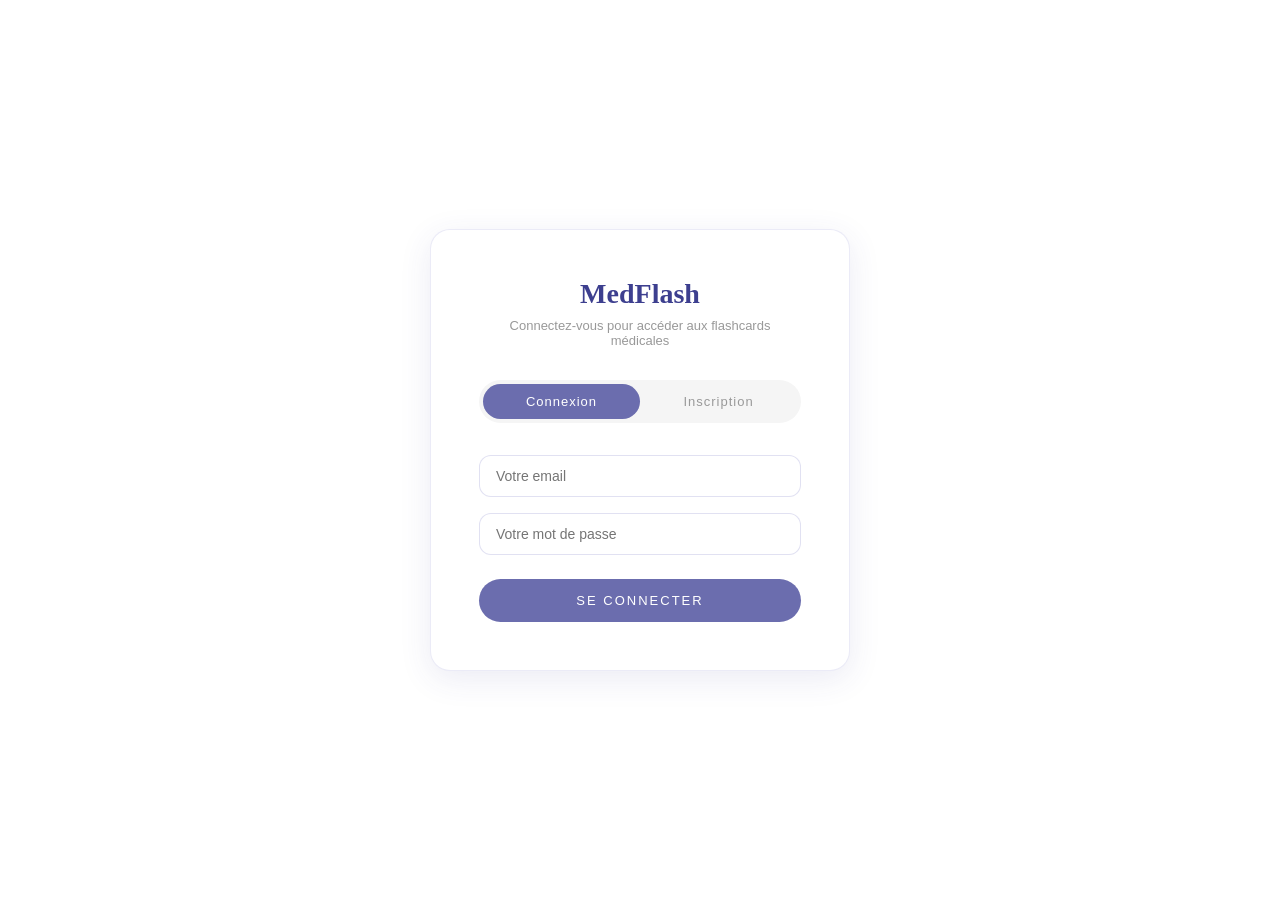
<file: flashcard.html>
<!DOCTYPE html>
<html lang="fr">
<head>
  <meta charset="UTF-8" />
  <meta name="viewport" content="width=device-width, initial-scale=1.0" />
  <title>MedFlash — Révision Médicale</title>
  <link href="https://fonts.googleapis.com/css2?family=Lora:ital,wght@0,400;0,600;1,400&family=Outfit:wght@300;400;500;600&display=swap" rel="stylesheet"/>
  <style>
    :root {
      --bg: #f5f7f9;
      --white: #ffffff;
      --teal: #1a9c8a;
      --teal-light: #e8f7f5;
      --teal-mid: #b2e0da;
      --text: #1c2b2a;
      --text-muted: #7a9490;
      --border: #e2eceb;
      --red-soft: #fde8f0;
      --red: #d4608a;
      --green-soft: #e8f7f1;
      --green: #2da870;
    }
    * { margin:0; padding:0; box-sizing:border-box; }
    body { font-family:'Outfit',sans-serif; background:var(--bg); color:var(--text); min-height:100vh; display:flex; flex-direction:column; align-items:center; }

    /* TOPBAR */
    .topbar { width:100%; background:var(--white); border-bottom:1px solid var(--border); padding:0 32px; height:62px; display:flex; align-items:center; justify-content:space-between; position:sticky; top:0; z-index:10; }
    .logo { display:flex; align-items:center; gap:10px; }
    .logo-icon { width:32px; height:32px; background:var(--teal); border-radius:10px; display:flex; align-items:center; justify-content:center; }
    .logo-icon svg { width:17px; height:17px; color:white; }
    .logo-name { font-family:'Lora',serif; font-size:18px; font-weight:600; letter-spacing:-0.02em; }
    .logo-name span { color:var(--teal); }
    .score-pill { display:flex; align-items:center; gap:6px; background:var(--teal-light); border:1px solid var(--teal-mid); color:var(--teal); font-size:13px; font-weight:600; padding:6px 14px; border-radius:100px; }

    /* MAIN */
    .main { width:100%; max-width:680px; padding:48px 24px 64px; }
    .page-header { margin-bottom:36px; }
    .page-header h1 { font-family:'Lora',serif; font-size:clamp(1.6rem,4vw,2.2rem); font-weight:600; line-height:1.2; margin-bottom:6px; letter-spacing:-0.02em; }
    .page-header p { font-size:14px; color:var(--text-muted); font-weight:300; }

    /* THEMES */
    .themes-label { font-size:11px; font-weight:600; letter-spacing:0.1em; text-transform:uppercase; color:var(--text-muted); margin-bottom:10px; }
    .themes-row { display:flex; gap:8px; flex-wrap:wrap; margin-bottom:32px; }
    .theme-btn { font-family:'Outfit',sans-serif; font-size:13px; font-weight:500; padding:7px 16px; border-radius:8px; border:1.5px solid var(--border); background:var(--white); color:var(--text-muted); cursor:pointer; transition:all .18s; }
    .theme-btn:hover { border-color:var(--teal-mid); color:var(--teal); }
    .theme-btn.active { background:var(--teal); border-color:var(--teal); color:white; }

    /* PROGRESS */
    .progress-row { display:flex; align-items:center; gap:12px; margin-bottom:24px; }
    .progress-track { flex:1; height:3px; background:var(--border); border-radius:100px; overflow:hidden; }
    .progress-fill { height:100%; background:var(--teal); border-radius:100px; transition:width .35s ease; }
    .progress-label { font-size:12px; color:var(--text-muted); font-weight:500; white-space:nowrap; }

    /* CARD */
    .card-wrap { perspective:1400px; margin-bottom:20px; cursor:pointer; }
    .card-inner { position:relative; width:100%; padding-bottom:56%; transform-style:preserve-3d; transition:transform .55s cubic-bezier(.4,0,.2,1); }
    .card-wrap.flipped .card-inner { transform:rotateY(180deg); }
    .card-side { position:absolute; inset:0; background:var(--white); border:1.5px solid var(--border); border-radius:18px; backface-visibility:hidden; display:flex; flex-direction:column; align-items:center; justify-content:center; padding:40px 48px; text-align:center; box-shadow:0 2px 16px rgba(26,156,138,.06); transition:box-shadow .2s; }
    .card-wrap:hover .card-side { box-shadow:0 6px 32px rgba(26,156,138,.1); }
    .card-back-side { transform:rotateY(180deg); background:var(--teal-light); border-color:var(--teal-mid); }
    .card-tag { font-size:10px; font-weight:600; letter-spacing:0.12em; text-transform:uppercase; padding:4px 12px; border-radius:100px; margin-bottom:22px; background:var(--teal-light); color:var(--teal); }
    .card-back-side .card-tag { background:rgba(26,156,138,.15); }
    .card-q { font-family:'Lora',serif; font-size:clamp(1rem,2.8vw,1.35rem); font-weight:400; line-height:1.5; color:var(--text); }
    .card-a { font-size:clamp(.85rem,2.2vw,.98rem); line-height:1.75; color:#2e4f4b; font-weight:300; }
    .card-a strong { font-weight:600; color:var(--teal); }
    .flip-tip { position:absolute; bottom:16px; right:20px; font-size:11px; color:var(--text-muted); display:flex; align-items:center; gap:4px; }

    /* ACTIONS */
    .actions { display:grid; grid-template-columns:1fr auto 1fr; gap:10px; margin-bottom:16px; align-items:center; }
    .act-btn { font-family:'Outfit',sans-serif; font-size:14px; font-weight:500; padding:13px 20px; border-radius:12px; cursor:pointer; display:flex; align-items:center; justify-content:center; gap:7px; transition:all .18s; border:none; }
    .act-btn.no { color:white; background:#d4608a; }
    .act-btn.no:hover { background:#c0547b; }
    .act-btn.yes { color:white; background:#2da870; }
    .act-btn.yes:hover { background:#269460; }
    .act-btn.flip { background:var(--teal); color:white; font-size:13px; padding:13px 18px; box-shadow:0 2px 12px rgba(26,156,138,.2); }
    .act-btn.flip:hover { background:#158a79; box-shadow:0 4px 20px rgba(26,156,138,.3); }
    .kb-row { text-align:center; font-size:11.5px; color:var(--text-muted); margin-top:4px; }
    .kb-row kbd { background:var(--white); border:1px solid var(--border); border-radius:5px; padding:2px 7px; font-size:11px; font-family:'Outfit',sans-serif; }

    /* RESULT */
    .result { display:none; background:var(--white); border:1.5px solid var(--border); border-radius:18px; padding:52px 40px; text-align:center; box-shadow:0 2px 20px rgba(26,156,138,.07); }
    .result.show { display:block; }
    .result-icon { width:64px; height:64px; border-radius:50%; background:var(--teal-light); display:flex; align-items:center; justify-content:center; margin:0 auto 20px; }
    .result-icon svg { width:28px; height:28px; color:var(--teal); }
    .result h2 { font-family:'Lora',serif; font-size:1.7rem; font-weight:600; margin-bottom:8px; letter-spacing:-.02em; }
    .result p { font-size:14px; color:var(--text-muted); font-weight:300; margin-bottom:32px; line-height:1.6; }
    .result-grid { display:flex; gap:16px; justify-content:center; margin-bottom:32px; }
    .result-stat { flex:1; max-width:130px; background:var(--bg); border:1px solid var(--border); border-radius:12px; padding:18px 12px; }
    .result-stat .val { font-family:'Lora',serif; font-size:2rem; font-weight:600; display:block; margin-bottom:6px; }
    .result-stat .lbl { font-size:11px; color:var(--text-muted); text-transform:uppercase; letter-spacing:.08em; font-weight:500; display:block; }
    .result-stat.g .val { color:var(--green); }
    .result-stat.b .val { color:var(--red); }
    .result-stat.n .val { color:var(--teal); }
    .restart-btn { font-family:'Outfit',sans-serif; font-size:14px; font-weight:500; padding:13px 32px; border-radius:10px; border:none; background:var(--teal); color:white; cursor:pointer; display:inline-flex; align-items:center; gap:8px; box-shadow:0 2px 12px rgba(26,156,138,.25); transition:all .18s; }
    .restart-btn:hover { background:#158a79; }

    @media(max-width:560px){
      .card-side{padding:28px 24px;}
      .card-inner{padding-bottom:75%;}
      .actions{grid-template-columns:1fr 1fr;grid-template-rows:auto auto;}
      .act-btn.flip{grid-column:1/-1;order:-1;}
    }
  </style>
</head>
<body>

<div class="topbar">
  <div class="logo">
    <div class="logo-icon">
      <svg viewBox="0 0 24 24" fill="none" stroke="currentColor" stroke-width="2.2"><path d="M22 12h-4l-3 9L9 3l-3 9H2"/></svg>
    </div>
    <span class="logo-name">Med<span>Flash</span></span>
  </div>
  <div class="score-pill">
    <svg width="13" height="13" viewBox="0 0 24 24" fill="none" stroke="currentColor" stroke-width="2.5"><polyline points="20 6 9 17 4 12"/></svg>
    <span id="scoreVal">0</span>&nbsp;maîtrisées
  </div>
</div>

<div class="main">
  <div class="page-header">
    <h1>Révision médicale</h1>
    <p>Retournez la carte pour révéler la réponse, puis évaluez votre niveau.</p>
  </div>

  <p class="themes-label">Thème</p>
  <div class="themes-row" id="themesRow"></div>

  <div class="progress-row">
    <div class="progress-track"><div class="progress-fill" id="progressFill" style="width:0%"></div></div>
    <span class="progress-label" id="progressLabel">0 / 0</span>
  </div>

  <div class="card-wrap" id="cardWrap" onclick="flipCard()">
    <div class="card-inner">
      <div class="card-side">
        <span class="card-tag">Question</span>
        <p class="card-q" id="cardQ">Chargement...</p>
        <span class="flip-tip">
          <svg width="12" height="12" viewBox="0 0 24 24" fill="none" stroke="currentColor" stroke-width="2"><path d="M1 4v6h6"/><path d="M20.49 9A9 9 0 0 0 5.64 5.64L1 10"/></svg>
          Cliquer pour retourner
        </span>
      </div>
      <div class="card-side card-back-side">
        <span class="card-tag">Réponse</span>
        <p class="card-a" id="cardA"></p>
      </div>
    </div>
  </div>

  <div class="actions" id="actions">
    <button class="act-btn no" onclick="mark(false)">
      <svg width="15" height="15" viewBox="0 0 24 24" fill="none" stroke="currentColor" stroke-width="2.5"><line x1="18" y1="6" x2="6" y2="18"/><line x1="6" y1="6" x2="18" y2="18"/></svg>
      À revoir
    </button>
    <button class="act-btn flip" onclick="flipCard()">
      <svg width="15" height="15" viewBox="0 0 24 24" fill="none" stroke="currentColor" stroke-width="2"><path d="M1 4v6h6"/><path d="M20.49 9A9 9 0 0 0 5.64 5.64L1 10m22 4l-4.64 4.36A9 9 0 0 1 3.51 15"/></svg>
      Retourner
    </button>
    <button class="act-btn yes" onclick="mark(true)">
      <svg width="15" height="15" viewBox="0 0 24 24" fill="none" stroke="currentColor" stroke-width="2.5"><polyline points="20 6 9 17 4 12"/></svg>
      Je sais !
    </button>
  </div>

  <p class="kb-row"><kbd>Espace</kbd> retourner &nbsp;·&nbsp; <kbd>→</kbd> je sais &nbsp;·&nbsp; <kbd>←</kbd> à revoir</p>

  <div class="result" id="result">
    <div class="result-icon">
      <svg viewBox="0 0 24 24" fill="none" stroke="currentColor" stroke-width="2"><path d="M22 11.08V12a10 10 0 1 1-5.93-9.14"/><polyline points="22 4 12 14.01 9 11.01"/></svg>
    </div>
    <h2 id="resultTitle">Session terminée</h2>
    <p id="resultMsg">Voici votre résultat pour cette session.</p>
    <div class="result-grid">
      <div class="result-stat g">
        <span class="val" id="rG">0</span>
        <span class="lbl">Maîtrisées</span>
      </div>
      <div class="result-stat b">
        <span class="val" id="rB">0</span>
        <span class="lbl">À revoir</span>
      </div>
      <div class="result-stat n">
        <span class="val" id="rP">0%</span>
        <span class="lbl">Score</span>
      </div>
    </div>
    <button class="restart-btn" onclick="restart()">
      <svg width="15" height="15" viewBox="0 0 24 24" fill="none" stroke="currentColor" stroke-width="2.5"><path d="M1 4v6h6"/><path d="M20.49 9A9 9 0 0 0 5.64 5.64L1 10"/></svg>
      Recommencer
    </button>
  </div>
</div>

<script>
const DATA = {
  "Anatomie": [
    {q:"Quel est le rôle principal du foie ?",a:"<strong>Métabolisme</strong> des glucides, lipides et protéines. Détoxification du sang, synthèse des protéines plasmatiques et production de la bile."},
    {q:"Quelles sont les 4 cavités du cœur ?",a:"<strong>Oreillette droite</strong> et <strong>oreillette gauche</strong> (réception), <strong>ventricule droit</strong> (vers poumons), <strong>ventricule gauche</strong> (vers corps)."},
    {q:"Qu'est-ce que le néphron ?",a:"Unité fonctionnelle du <strong>rein</strong>. Filtre ~180 L de sang/jour, réabsorbe eau et nutriments, élimine les déchets dans l'urine."},
    {q:"Qu'est-ce que la barrière hémato-encéphalique ?",a:"Barrière sélective des capillaires cérébraux. <strong>Protège le SNC</strong> des agents pathogènes et des molécules toxiques."},
    {q:"Rôle du pancréas exocrine ?",a:"Sécrétion du <strong>suc pancréatique</strong> (amylase, lipase, trypsine) déversé dans le duodénum pour la digestion."},
  ],
  "Pharmacologie": [
    {q:"Différence agoniste / antagoniste ?",a:"<strong>Agoniste</strong> : active le récepteur (mime le ligand naturel). <strong>Antagoniste</strong> : bloque le récepteur sans l'activer."},
    {q:"Qu'est-ce que la demi-vie d'un médicament ?",a:"Temps nécessaire pour que la <strong>concentration plasmatique</strong> diminue de moitié. Détermine la fréquence d'administration."},
    {q:"Pharmacocinétique vs pharmacodynamique ?",a:"<strong>Pharmacocinétique</strong> : ce que le corps fait au médicament (ADME). <strong>Pharmacodynamique</strong> : ce que le médicament fait au corps."},
    {q:"Rôle du cytochrome P450 ?",a:"Enzymes hépatiques du <strong>métabolisme de phase I</strong>. Oxydent, réduisent ou hydrolysent les médicaments pour leur élimination."},
    {q:"Effet indésirable de type A ?",a:"Effet <strong>prévisible</strong>, dose-dépendant, lié au mécanisme du médicament. Exemple : hypoglycémie avec l'insuline."},
  ],
  "Pathologies": [
    {q:"Définition du diabète de type 2 ?",a:"<strong>Insulino-résistance</strong> associée à un déficit progressif d'insuline. Glycémie à jeun ≥ 1,26 g/L à deux reprises."},
    {q:"Qu'est-ce qu'un sepsis ?",a:"Dysfonction d'organe due à une <strong>réponse dérégulée à l'infection</strong>. Score SOFA ≥ 2. Urgence médicale absolue."},
    {q:"Différence infarctus / AVC ?",a:"<strong>Infarctus</strong> : nécrose du myocarde par occlusion coronarienne. <strong>AVC</strong> : déficit neurologique par occlusion ou rupture vasculaire cérébrale."},
    {q:"Définition de l'hypertension artérielle ?",a:"Pression systolique ≥ <strong>140 mmHg</strong> et/ou diastolique ≥ <strong>90 mmHg</strong> à au moins 2 consultations."},
    {q:"Insuffisance rénale chronique ?",a:"Diminution <strong>irréversible</strong> du débit de filtration glomérulaire (DFG < 60 ml/min/1,73m²) depuis plus de 3 mois."},
  ],
  "Épidémiologie": [
    {q:"Incidence vs prévalence ?",a:"<strong>Incidence</strong> : nouveaux cas sur une période. <strong>Prévalence</strong> : tous les cas existants à un instant T."},
    {q:"Qu'est-ce que le risque relatif (RR) ?",a:"Rapport de l'incidence chez les <strong>exposés / non-exposés</strong>. RR=1 : pas d'association. RR>1 : risque. RR<1 : protection."},
    {q:"Qu'est-ce qu'un biais de sélection ?",a:"Erreur systématique liée au <strong>recrutement des participants</strong>. Menace la validité externe. Ex : biais du survivant."},
    {q:"Essai randomisé contrôlé ?",a:"Participants répartis <strong>aléatoirement</strong> entre groupe traitement et contrôle. Niveau de preuve le plus élevé."},
    {q:"Qu'est-ce que le NNT ?",a:"Nombre de patients à traiter pour <strong>éviter un événement indésirable</strong>. NNT = 1 / réduction absolue du risque."},
  ],
};

const themes = Object.keys(DATA);
let theme = themes[0], cards = [], idx = 0, good = 0, bad = 0, isFlipped = false;

function buildThemes() {
  const row = document.getElementById('themesRow');
  themes.forEach(t => {
    const b = document.createElement('button');
    b.className = 'theme-btn' + (t === theme ? ' active' : '');
    b.textContent = t;
    b.onclick = () => {
      theme = t;
      document.querySelectorAll('.theme-btn').forEach(x => x.classList.toggle('active', x.textContent === t));
      load();
    };
    row.appendChild(b);
  });
}

function load() {
  cards = [...DATA[theme]].sort(() => Math.random() - .5);
  idx = good = bad = 0;
  isFlipped = false;
  document.getElementById('result').classList.remove('show');
  document.getElementById('cardWrap').style.display = '';
  document.getElementById('actions').style.display = '';
  document.querySelector('.kb-row').style.display = '';
  document.getElementById('scoreVal').textContent = '0';
  render();
  updateProgress();
}

function render() {
  if (idx >= cards.length) { showResult(); return; }
  document.getElementById('cardQ').textContent = cards[idx].q;
  document.getElementById('cardA').innerHTML = cards[idx].a;
  document.getElementById('cardWrap').classList.remove('flipped');
  isFlipped = false;
}

function flipCard() {
  isFlipped = !isFlipped;
  document.getElementById('cardWrap').classList.toggle('flipped', isFlipped);
}

function mark(knew) {
  if (knew) good++; else bad++;
  document.getElementById('scoreVal').textContent = good;
  idx++;
  updateProgress();
  render();
}

function updateProgress() {
  const pct = cards.length ? (idx / cards.length) * 100 : 0;
  document.getElementById('progressFill').style.width = pct + '%';
  document.getElementById('progressLabel').textContent = idx + ' / ' + cards.length;
}

function showResult() {
  document.getElementById('cardWrap').style.display = 'none';
  document.getElementById('actions').style.display = 'none';
  document.querySelector('.kb-row').style.display = 'none';
  const pct = Math.round((good / cards.length) * 100);
  document.getElementById('rG').textContent = good;
  document.getElementById('rB').textContent = bad;
  document.getElementById('rP').textContent = pct + '%';
  document.getElementById('resultTitle').textContent = pct >= 80 ? 'Excellent travail !' : pct >= 50 ? 'Bonne progression !' : 'Continuez à réviser !';
  document.getElementById('resultMsg').textContent = `Vous avez maîtrisé ${pct}% des cartes du thème « ${theme} ».`;
  document.getElementById('result').classList.add('show');
}

function restart() { load(); }

document.addEventListener('keydown', e => {
  if (e.code === 'Space') { e.preventDefault(); flipCard(); }
  if (e.code === 'ArrowRight') mark(true);
  if (e.code === 'ArrowLeft') mark(false);
});

// Protection de la page
const currentUser = localStorage.getItem('currentUser');
if (!currentUser) {
    window.location.href = 'login.html';
}

buildThemes();
load();
</script>
</body>
</html>
</file>
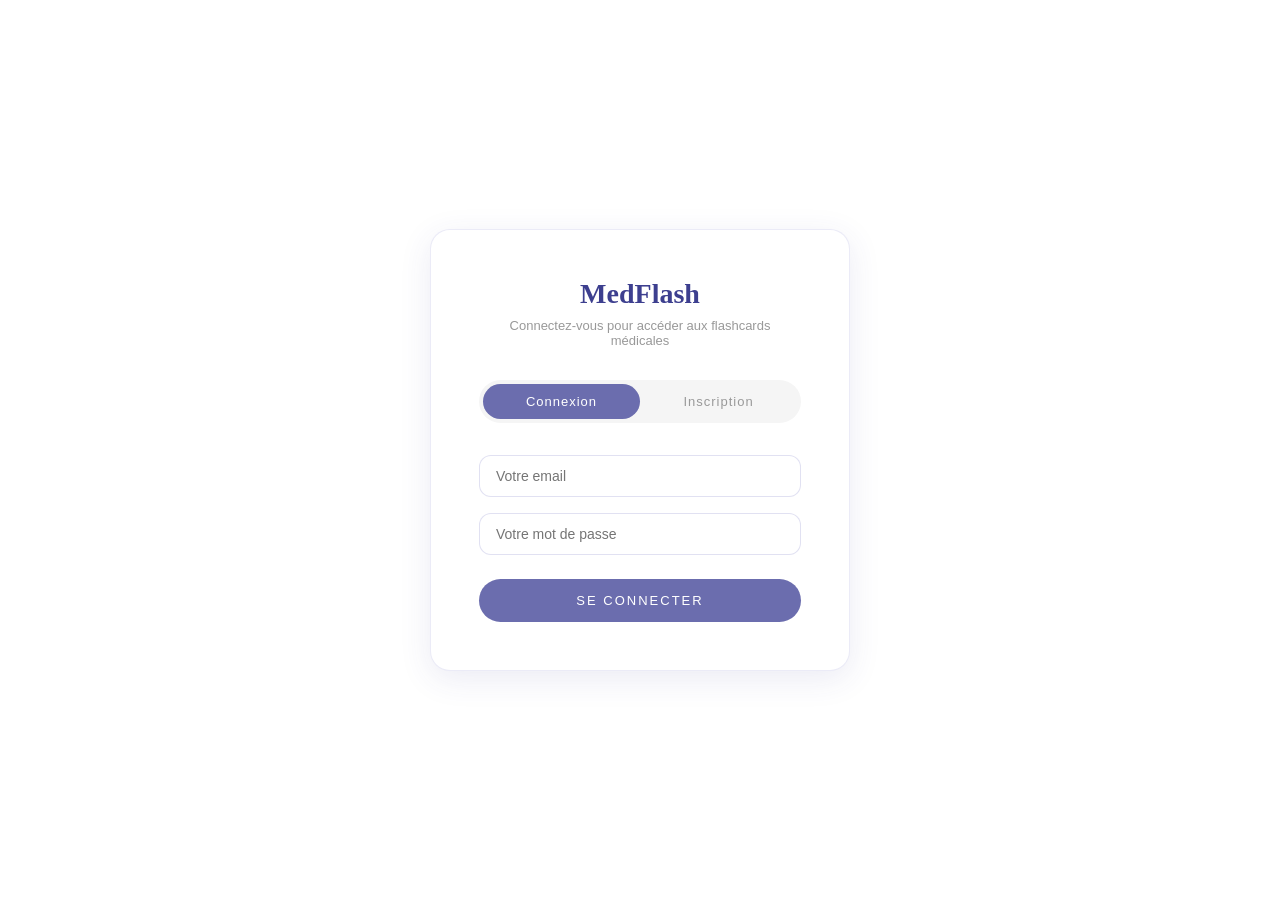
<file: login.html>
<!DOCTYPE html>
<html lang="fr">
<head>
    <meta charset="UTF-8">
    <title>Connexion</title>
    <link rel="stylesheet" href="stylep.css">
    <style>
        .auth-section {
            min-height: 100vh;
            display: flex;
            align-items: center;
            justify-content: center;
            background: var(--bone);
        }
        .auth-card {
            background: white;
            border-radius: 20px;
            padding: 48px;
            width: 100%;
            max-width: 420px;
            border: 1px solid rgba(155, 157, 212, 0.2);
            box-shadow: 0 8px 32px rgba(61, 63, 143, 0.1);
        }
        .auth-card h2 {
            font-family: 'Playfair Display', serif;
            color: var(--sage);
            font-size: 28px;
            margin-bottom: 8px;
            text-align: center;
        }
        .auth-card p {
            text-align: center;
            color: #999;
            font-size: 13px;
            margin-bottom: 32px;
        }
        .auth-tabs {
            display: flex;
            gap: 0;
            margin-bottom: 32px;
            border-radius: 50px;
            background: #f5f5f5;
            padding: 4px;
        }
        .auth-tab {
            flex: 1;
            padding: 10px;
            border: none;
            border-radius: 50px;
            background: transparent;
            cursor: pointer;
            font-size: 13px;
            letter-spacing: 1px;
            color: #999;
            transition: all 0.3s;
            font-family: 'Inter', sans-serif;
        }
        .auth-tab.active {
            background: var(--rouille);
            color: white;
        }
        .auth-form { display: none; }
        .auth-form.active { display: block; }
        .auth-input {
            width: 100%;
            padding: 12px 16px;
            border: 1.5px solid rgba(155, 157, 212, 0.3);
            border-radius: 12px;
            font-size: 14px;
            font-family: 'Inter', sans-serif;
            color: #444;
            outline: none;
            margin-bottom: 16px;
            transition: border-color 0.3s;
        }
        .auth-input:focus {
            border-color: var(--rouille);
        }
        .auth-btn {
            width: 100%;
            padding: 14px;
            background: var(--rouille);
            color: white;
            border: none;
            border-radius: 50px;
            font-size: 13px;
            letter-spacing: 2px;
            text-transform: uppercase;
            cursor: pointer;
            font-family: 'Inter', sans-serif;
            transition: all 0.3s;
            margin-top: 8px;
        }
        .auth-btn:hover {
            background: var(--sage);
            transform: translateY(-2px);
        }
        .auth-msg {
            text-align: center;
            font-size: 13px;
            margin-top: 16px;
            padding: 10px;
            border-radius: 10px;
            display: none;
        }
        .auth-msg.success {
            background: #e1f5ee;
            color: #0f6e56;
            display: block;
        }
        .auth-msg.error {
            background: #fcebeb;
            color: #a32d2d;
            display: block;
        }
    </style>
</head>
<body>

<div class="auth-section">
    <div class="auth-card">
        <h2>MedFlash</h2>
        <p>Connectez-vous pour accéder aux flashcards médicales</p>

        <div class="auth-tabs">
            <button class="auth-tab active" onclick="switchTab('login')">Connexion</button>
            <button class="auth-tab" onclick="switchTab('register')">Inscription</button>
        </div>

        <div class="auth-form active" id="form-login">
            <input class="auth-input" type="email" id="login-email" placeholder="Votre email">
            <input class="auth-input" type="password" id="login-password" placeholder="Votre mot de passe">
            <button class="auth-btn" onclick="login()">Se connecter</button>
            <div class="auth-msg" id="login-msg"></div>
        </div>

        <div class="auth-form" id="form-register">
            <input class="auth-input" type="text" id="reg-name" placeholder="Votre prénom">
            <input class="auth-input" type="email" id="reg-email" placeholder="Votre email">
            <input class="auth-input" type="password" id="reg-password" placeholder="Choisir un mot de passe">
            <button class="auth-btn" onclick="register()">Créer un compte</button>
            <div class="auth-msg" id="reg-msg"></div>
        </div>
    </div>
</div>

<script>
function switchTab(tab) {
    document.querySelectorAll('.auth-tab').forEach(t => t.classList.remove('active'));
    document.querySelectorAll('.auth-form').forEach(f => f.classList.remove('active'));
    if (tab === 'login') {
        document.querySelectorAll('.auth-tab')[0].classList.add('active');
        document.getElementById('form-login').classList.add('active');
    } else {
        document.querySelectorAll('.auth-tab')[1].classList.add('active');
        document.getElementById('form-register').classList.add('active');
    }
}

function register() {
    const name = document.getElementById('reg-name').value.trim();
    const email = document.getElementById('reg-email').value.trim();
    const password = document.getElementById('reg-password').value;
    const msg = document.getElementById('reg-msg');

    if (!name || !email || !password) {
        msg.className = 'auth-msg error';
        msg.textContent = 'Veuillez remplir tous les champs.';
        return;
    }

    if (password.length < 6) {
        msg.className = 'auth-msg error';
        msg.textContent = 'Le mot de passe doit contenir au moins 6 caractères.';
        return;
    }

    const users = JSON.parse(localStorage.getItem('users') || '[]');
    if (users.find(u => u.email === email)) {
        msg.className = 'auth-msg error';
        msg.textContent = 'Cet email est déjà utilisé.';
        return;
    }

    users.push({ name, email, password });
    localStorage.setItem('users', JSON.stringify(users));

    msg.className = 'auth-msg success';
    msg.textContent = 'Compte créé ! Vous pouvez vous connecter.';

    setTimeout(() => switchTab('login'), 1500);
}

function login() {
    const email = document.getElementById('login-email').value.trim();
    const password = document.getElementById('login-password').value;
    const msg = document.getElementById('login-msg');

    const users = JSON.parse(localStorage.getItem('users') || '[]');
    const user = users.find(u => u.email === email && u.password === password);

    if (!user) {
        msg.className = 'auth-msg error';
        msg.textContent = 'Email ou mot de passe incorrect.';
        return;
    }

    localStorage.setItem('currentUser', JSON.stringify(user));
    window.location.href = 'flashcard.html';
}
</script>

</body>
</html>
</file>
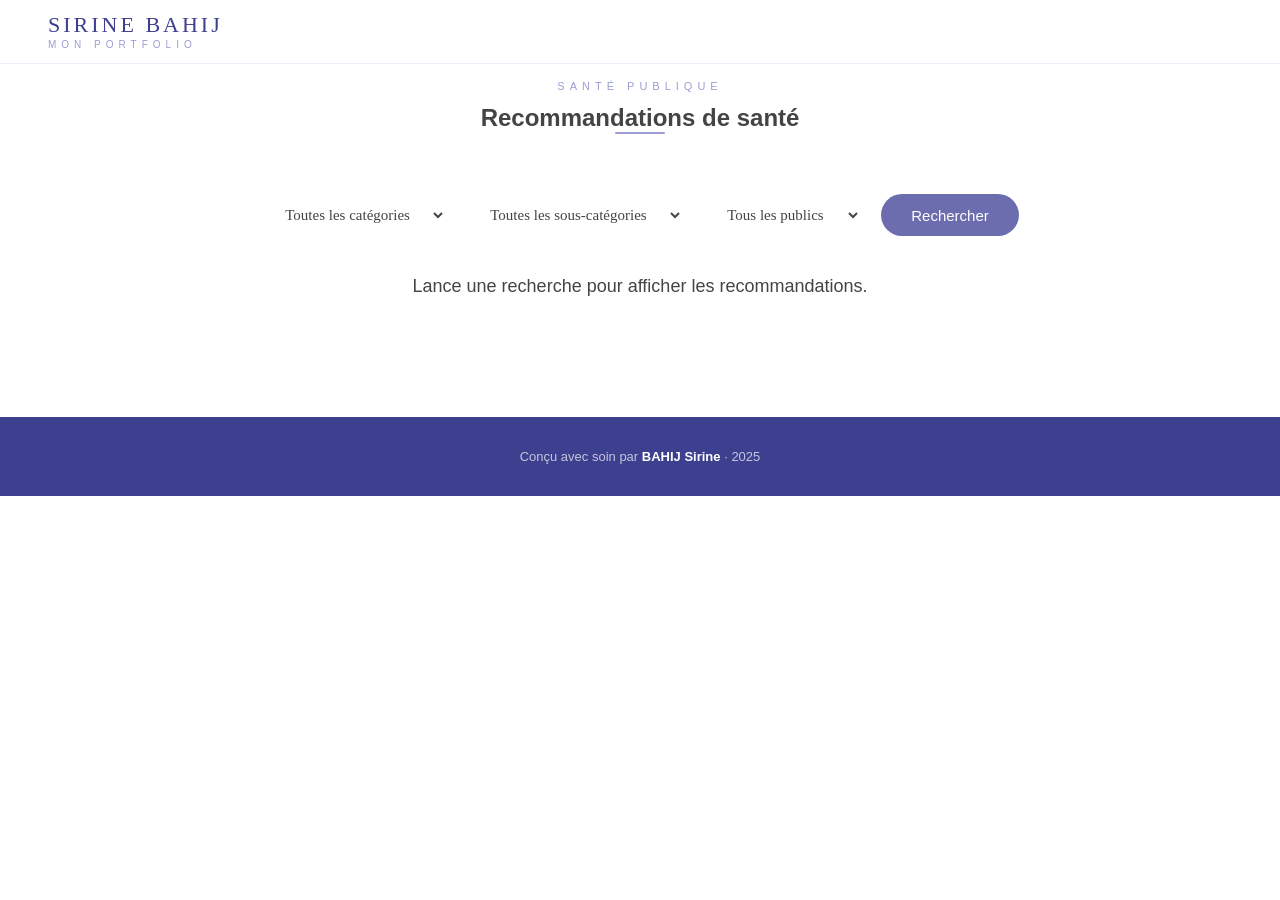
<file: recommandation.html>
<!DOCTYPE html>
<html lang="fr">
<head>
    <meta charset="UTF-8">
    <title>Recommandations de santé</title>
    <link rel="stylesheet" href="stylep.css">
    <style>
		.filtres .btn-recherche {
			display: block !important;
			opacity: 1 !important;
			visibility: visible !important;
			position: relative !important;
			padding: 12px 30px !important;
			background-color: #6B6DAE !important;
			color: white !important;
			border: none !important;
			border-radius: 25px !important;
			font-size: 15px !important;
			cursor: pointer !important;
			margin-top: 0 !important;
			transform: none !important;
}
        .reco-section { padding: 80px 50px; text-align: center; }
        .filtres { display: flex; gap: 20px; justify-content: center; flex-wrap: wrap; margin: 40px 0; }
        .filtres select {
            padding: 12px 20px;
            border: 2px solid var(--var-rose);
            border-radius: 25px;
            font-family: 'Playfair Display', serif;
            font-size: 15px;
            color: var(--var-sage);
            background: white;
            cursor: pointer;
            outline: none;
        }
        .btn-recherche {
            padding: 12px 30px;
            background: var(--var-rouille);
            color: white;
            border: none;
            border-radius: 25px;
            font-size: 15px;
            cursor: pointer;
            transition: background 0.3s;
        }
        .btn-recherche:hover { background: var(--var-rose); }
        .resultats { max-width: 800px; margin: 0 auto; }
        .reco-card {
            background: white;
            border: 2px solid transparent;
            border-radius: 15px;
            padding: 25px 30px;
            margin: 15px auto;
            text-align: left;
            box-shadow: 0px 4px 15px rgba(0,0,0,0.08);
            transition: transform 0.3s, border-color 0.3s;
            position: relative;
            overflow: hidden;
        }
        .reco-card::before {
            content: '';
            position: absolute;
            top: 0; left: 0; right: 0;
            height: 3px;
            background: var(--var-rose);
        }
        .reco-card:hover {
            transform: translateY(-4px);
            border-color: var(--var-rose);
        }
        .reco-card h3 { color: var(--var-rouille); margin-bottom: 10px; }
        .reco-card p { color: #555; font-size: 15px; margin: 5px 0; }
        .reco-tags { display: flex; gap: 8px; flex-wrap: wrap; margin-top: 12px; }
        .reco-tag {
            background: var(--var-beige);
            color: var(--var-sage);
            padding: 4px 12px;
            border-radius: 20px;
            font-size: 12px;
        }
        .source { color: var(--var-rose); font-size: 13px; margin-top: 10px; }
        .aucun-resultat { color: var(--var-sage); font-size: 18px; margin: 40px 0; }
    </style>
</head>
<body>

<header id="header">
    <div class="logo">
        Sirine BAHIJ
        <span>Mon Portfolio</span>
    </div>
    <button id="hamburger">
        <span></span><span></span><span></span>
    </button>
    <nav id="menu">
        <a href="portfolio.html">Accueil</a>
        <a href="portfolio.html#a-propos">À propos</a>
        <a href="portfolio.html#projets">Projets</a>
        <a href="portfolio.html#contact">Contact</a>
    </nav>
</header>

<div class="reco-section">
    <p class="section-label">Santé publique</p>
    <h2>Recommandations de santé</h2>
    <div class="section-line"></div>

    <div class="filtres">
        <select id="categorie">
            <option value="">Toutes les catégories</option>
            <option value="Alimentation">Alimentation</option>
            <option value="Activite physique">Activité physique</option>
        </select>

        <select id="sousCategorie">
            <option value="">Toutes les sous-catégories</option>
            <option value="Fruits et legumes">Fruits et légumes</option>
            <option value="Feculents">Féculents</option>
            <option value="Produits laitiers">Produits laitiers</option>
            <option value="Viande et poisson">Viande et poisson</option>
            <option value="Sucre et sel">Sucre et sel</option>
            <option value="Hydratation">Hydratation</option>
            <option value="Endurance">Endurance</option>
            <option value="Renforcement musculaire">Renforcement musculaire</option>
            <option value="Sedentarite">Sédentarité</option>
            <option value="Equilibre et souplesse">Équilibre et souplesse</option>
        </select>

        <select id="public">
            <option value="">Tous les publics</option>
            <option value="Adultes">Adultes</option>
            <option value="Enfants">Enfants</option>
            <option value="Personnes agees">Personnes âgées</option>
        </select>

        <button class="btn-recherche" onclick="rechercher()">Rechercher</button>
    </div>

    <div class="resultats" id="resultats">
        <p class="aucun-resultat">Lance une recherche pour afficher les recommandations.</p>
    </div>
</div>

<footer>
    <p>Conçu avec soin par <strong>BAHIJ Sirine</strong> · 2025</p>
</footer>

<script>
async function rechercher() {
    const categorie = document.getElementById('categorie').value;
    const sousCategorie = document.getElementById('sousCategorie').value;
    const pub = document.getElementById('public').value;

    let url = 'https://api-sante-2.onrender.com/api/recommandations?';
    if (categorie) url += `categorie=${categorie}&`;
    if (sousCategorie) url += `sousCategorie=${sousCategorie}&`;
    if (pub) url += `public=${pub}`;

    const response = await fetch(url);
    const data = await response.json();

    const container = document.getElementById('resultats');

    if (data.length === 0) {
        container.innerHTML = '<p class="aucun-resultat">Aucune recommandation trouvée.</p>';
        return;
    }

    container.innerHTML = data.map(r => `
        <div class="reco-card">
            <h3>${r.titre}</h3>
            <p>${r.recommandation}</p>
            <div class="reco-tags">
                <span class="reco-tag">${r.categorie}</span>
                <span class="reco-tag">${r.sousCategorie}</span>
                <span class="reco-tag">${r.public}</span>
            </div>
            <p class="source">Source : ${r.source}</p>
        </div>
    `).join('');
}
</script>

</body>
</html>
</file>
<file: stylep.css>
/* =============================================
   VARIABLES & RESET
   ============================================= */
:root {
  --sage: #3D3F8F;
  --rose: #9B9DD4;
  --rouille: #6B6DAE;
  --bone: white;
  --card-shadow: 0 4px 24px rgba(61, 63, 143, 0.10);
}

*, *::before, *::after {
  margin: 0;
  padding: 0;
  box-sizing: border-box;
}

html {
  scroll-behavior: smooth;
}

body {
  font-family: 'Inter', sans-serif;
  background: #fff;
  color: #444;
  overflow-x: hidden;
}

/* =============================================
   LOADER
   ============================================= */
#loader {
  position: fixed;
  inset: 0;
  background: var(--bone);
  display: flex;
  flex-direction: column;
  align-items: center;
  justify-content: center;
  z-index: 9999;
  transition: opacity 0.6s ease, visibility 0.6s ease;
}

#loader.hide {
  opacity: 0;
  visibility: hidden;
}

#loader-init {
  font-family: 'Playfair Display', serif;
  font-size: 80px;
  color: var(--rouille);
  opacity: 0;
  transform: scale(0.7);
  transition: all 0.7s cubic-bezier(0.34, 1.56, 0.64, 1);
}

#loader-init.show {
  opacity: 1;
  transform: scale(1);
}

#loader-sub {
  font-size: 11px;
  letter-spacing: 8px;
  color: var(--sage);
  text-transform: uppercase;
  margin-top: 10px;
  opacity: 0;
  transition: opacity 0.5s ease 0.4s;
}

#loader-sub.show {
  opacity: 1;
}

#loader-line {
  width: 0;
  height: 2px;
  background: linear-gradient(90deg, var(--rouille), var(--rose));
  border-radius: 2px;
  margin-top: 18px;
  transition: width 1s ease 0.7s;
}

#loader-line.show {
  width: 180px;
}

/* =============================================
   HEADER
   ============================================= */
header {
  position: fixed;
  top: 0;
  left: 0;
  right: 0;
  background: rgba(255, 255, 255, 0.85);
  backdrop-filter: blur(12px);
  -webkit-backdrop-filter: blur(12px);
  padding: 0 48px;
  height: 64px;
  display: flex;
  align-items: center;
  justify-content: space-between;
  border-bottom: 1px solid rgba(155, 157, 212, 0.2);
  z-index: 1000;
  transition: box-shadow 0.3s ease;
}

header.scrolled {
  box-shadow: 0 2px 20px rgba(61, 63, 143, 0.08);
}

.logo {
  font-family: 'Playfair Display', serif;
  font-size: 22px;
  color: var(--sage);
  letter-spacing: 3px;
  text-transform: uppercase;
  line-height: 1.2;
}

.logo span {
  display: block;
  font-family: 'Inter', sans-serif;
  font-size: 10px;
  letter-spacing: 5px;
  color: var(--rose);
  font-weight: 300;
  text-transform: uppercase;
}

nav {
  display: flex;
  gap: 32px;
}

nav a {
  color: var(--sage);
  text-decoration: none;
  font-size: 11px;
  letter-spacing: 3px;
  text-transform: uppercase;
  font-weight: 500;
  position: relative;
  padding-bottom: 2px;
  transition: color 0.3s;
}

nav a::after {
  content: '';
  position: absolute;
  bottom: 0;
  left: 0;
  width: 0;
  height: 1px;
  background: var(--rose);
  transition: width 0.3s ease;
}

nav a:hover {
  color: var(--rouille);
}

nav a:hover::after {
  width: 100%;
}

/* =============================================
   HAMBURGER & MENU MOBILE
   ============================================= */
#hamburger {
  display: none;
  position: fixed;
  top: 18px;
  right: 24px;
  z-index: 9999;
  background: none;
  border: none;
  cursor: pointer;
  flex-direction: column;
  gap: 5px;
  padding: 8px;
}

#hamburger span {
  display: block;
  width: 24px;
  height: 1.5px;
  background: var(--rouille);
  transition: all 0.3s ease;
}

#hamburger.open span:nth-child(1) {
  transform: translateY(6.5px) rotate(45deg);
}

#hamburger.open span:nth-child(2) {
  opacity: 0;
}

#hamburger.open span:nth-child(3) {
  transform: translateY(-6.5px) rotate(-45deg);
}

#menu {
  position: fixed;
  top: 0;
  right: -300px;
  width: 260px;
  height: 100%;
  background: #fff;
  border-left: 1px solid rgba(155, 157, 212, 0.2);
  display: flex;
  flex-direction: column;
  justify-content: center;
  gap: 32px;
  padding: 40px 32px;
  z-index: 999;
  transition: right 0.4s cubic-bezier(0.77, 0, 0.18, 1);
  box-shadow: -8px 0 32px rgba(61, 63, 143, 0.08);
}

#menu.open {
  right: 0;
}

#menu a {
  color: var(--rouille);
  text-decoration: none;
  font-family: 'Playfair Display', serif;
  font-size: 22px;
  transition: color 0.3s;
}

#menu a:hover {
  color: var(--sage);
}

/* =============================================
   SECTIONS (base commune)
   ============================================= */
section {
  padding: 96px 48px;
  text-align: center;
}

.section-label {
  font-size: 11px;
  letter-spacing: 5px;
  text-transform: uppercase;
  color: var(--rose);
  margin-bottom: 12px;
  display: block;
}

section h2 {
  font-family: 'Playfair Display', serif;
  font-size: 38px;
  color: var(--sage);
  margin-bottom: 12px;
  display: inline-block;
  font-weight: 600;
}

.section-line {
  width: 50px;
  height: 2px;
  background: var(--rose);
  margin: 0 auto 60px;
  border-radius: 2px;
}

/* =============================================
   HERO / ACCUEIL
   ============================================= */
#accueil {
  background: var(--bone);
  min-height: 100vh;
  display: flex;
  flex-direction: column;
  align-items: center;
  justify-content: center;
  padding: 80px 40px 60px;
  position: relative;
  overflow: hidden;
}

.hero-bg {
  position: absolute;
  inset: 0;
  overflow: hidden;
  pointer-events: none;
}

.hero-circle {
  position: absolute;
  border-radius: 50%;
  background: var(--sage);
}

.hero-circle:nth-child(1) {
  width: 600px;
  height: 600px;
  top: -200px;
  right: -200px;
  opacity: 0.05;
}

.hero-circle:nth-child(2) {
  width: 400px;
  height: 400px;
  bottom: -100px;
  left: -100px;
  opacity: 0.03;
}

.hero-tagline {
  font-size: 12px;
  letter-spacing: 6px;
  text-transform: uppercase;
  color: var(--rose);
  margin-bottom: 20px;
  opacity: 0;
  animation: fadeUp 0.7s ease forwards 0.2s;
}

#accueil h2 {
  font-family: 'Playfair Display', serif;
  font-size: 58px;
  color: var(--rouille);
  line-height: 1.1;
  margin-bottom: 20px;
  opacity: 0;
  animation: fadeUp 0.7s ease forwards 0.4s;
  /* override section h2 */
  display: block;
}

.hero-sub {
  font-size: 16px;
  color: var(--sage);
  letter-spacing: 0.5px;
  margin-bottom: 48px;
  opacity: 0;
  animation: fadeUp 0.7s ease forwards 0.6s;
  max-width: 480px;
  line-height: 1.7;
}

.hero-btns {
  display: flex;
  gap: 16px;
  flex-wrap: wrap;
  justify-content: center;
  opacity: 0;
  animation: fadeUp 0.7s ease forwards 0.8s;
}

.btn-primary {
  background: var(--rouille);
  color: #fff;
  border: 2px solid var(--rouille);
  padding: 14px 36px;
  border-radius: 50px;
  font-size: 12px;
  letter-spacing: 2px;
  text-transform: uppercase;
  text-decoration: none;
  transition: all 0.3s ease;
  font-weight: 500;
}

.btn-primary:hover {
  background: var(--sage);
  border-color: var(--sage);
  transform: translateY(-2px);
}

.btn-outline {
  background: transparent;
  color: var(--rouille);
  border: 2px solid var(--rouille);
  padding: 14px 36px;
  border-radius: 50px;
  font-size: 12px;
  letter-spacing: 2px;
  text-transform: uppercase;
  text-decoration: none;
  transition: all 0.3s ease;
  font-weight: 500;
}

.btn-outline:hover {
  background: var(--rouille);
  color: #fff;
  transform: translateY(-2px);
}

.scroll-hint {
  position: absolute;
  bottom: 32px;
  display: flex;
  flex-direction: column;
  align-items: center;
  gap: 6px;
  opacity: 0.4;
}

.scroll-hint span {
  font-size: 10px;
  letter-spacing: 3px;
  text-transform: uppercase;
  color: var(--sage);
}

.scroll-dot {
  width: 1px;
  height: 40px;
  background: linear-gradient(var(--rouille), transparent);
  animation: scrollDot 1.5s ease-in-out infinite;
}

/* =============================================
   À PROPOS
   ============================================= */
#a-propos {
  background: #fff;
}

.apropos-grid {
  display: grid;
  grid-template-columns: 1fr 1fr;
  gap: 28px;
  max-width: 900px;
  margin: 0 auto;
  text-align: left;
}

.card {
  border-radius: 16px;
  padding: 36px;
  transition: transform 0.3s ease, box-shadow 0.3s ease;
}

.card:hover {
  transform: translateY(-4px);
  box-shadow: var(--card-shadow);
}

.card-accent {
  background: #fff;
  border: 1px solid rgba(155, 157, 212, 0.2);
  border-top: 3px solid var(--rose);
}

.card-accent h3 {
  font-family: 'Playfair Display', serif;
  color: var(--rouille);
  margin-bottom: 14px;
  font-size: 18px;
}

.card-accent p {
  color: #666;
  line-height: 1.8;
  font-size: 14px;
}

.texte-gris {
  margin-top: 12px;
  color: #999 !important;
}

.card-filled {
  background: var(--sage);
  color: #fff;
  border: none;
}

.card-filled h3 {
  font-family: 'Playfair Display', serif;
  color: rgba(255, 255, 255, 0.9);
  margin-bottom: 16px;
  font-size: 18px;
}

.card-filled p {
  color: rgba(255, 255, 255, 0.75);
  font-size: 14px;
  line-height: 1.8;
}

.skill-tags {
  display: flex;
  flex-wrap: wrap;
  gap: 8px;
  margin-top: 20px;
}

.tag {
  background: rgba(155, 157, 212, 0.15);
  color: #dde;
  border: 1px solid rgba(155, 157, 212, 0.3);
  padding: 4px 12px;
  border-radius: 20px;
  font-size: 12px;
  letter-spacing: 0.5px;
}

/* =============================================
   PROJETS
   ============================================= */
#projets {
  background: var(--bone);
}

.projets-grid {
  display: grid;
  grid-template-columns: repeat(auto-fit, minmax(260px, 1fr));
  gap: 24px;
  max-width: 900px;
  margin: 0 auto;
  text-align: left;
}

.projet-card {
  background: #fff;
  border-radius: 16px;
  overflow: hidden;
  border: 1px solid rgba(155, 157, 212, 0.15);
  transition: transform 0.3s ease, box-shadow 0.3s ease;
  cursor: pointer;
}

.projet-card:hover {
  transform: translateY(-6px);
  box-shadow: 0 12px 40px rgba(61, 63, 143, 0.12);
}

.projet-banner {
  height: 120px;
  display: flex;
  align-items: center;
  justify-content: center;
  font-size: 36px;
}

.pb-1 { background: linear-gradient(135deg, #eeedfe, #d0cfef); }
.pb-2 { background: linear-gradient(135deg, #fbeaf0, #f4c0d1); }
.pb-3 { background: linear-gradient(135deg, #e1f5ee, #9fe1cb); }

.projet-body {
  padding: 24px;
}

.projet-body h3 {
  font-family: 'Playfair Display', serif;
  color: var(--rouille);
  font-size: 17px;
  margin-bottom: 8px;
}

.projet-body p {
  color: #777;
  font-size: 13px;
  line-height: 1.7;
  margin-bottom: 14px;
}

.projet-link {
  color: var(--sage);
  font-size: 12px;
  letter-spacing: 1px;
  text-decoration: none;
  font-weight: 500;
  transition: color 0.3s;
}

.projet-link:hover {
  color: var(--rouille);
}

/* =============================================
   EXPÉRIENCE (TIMELINE)
   ============================================= */
#experience {
  background: #fff;
}

.timeline {
  max-width: 680px;
  margin: 0 auto;
  text-align: left;
  position: relative;
}

.timeline::before {
  content: '';
  position: absolute;
  left: 18px;
  top: 0;
  bottom: 0;
  width: 1px;
  background: rgba(155, 157, 212, 0.3);
}

.tl-item {
  display: flex;
  gap: 28px;
  margin-bottom: 36px;
  position: relative;
}

.tl-dot {
  width: 36px;
  height: 36px;
  border-radius: 50%;
  background: var(--bone);
  border: 2px solid var(--rose);
  display: flex;
  align-items: center;
  justify-content: center;
  flex-shrink: 0;
  font-size: 14px;
  color: var(--rose);
  z-index: 1;
}

.tl-content {
  background: #fff;
  border: 1px solid rgba(155, 157, 212, 0.15);
  border-radius: 14px;
  padding: 22px;
  flex: 1;
  transition: box-shadow 0.3s ease;
}

.tl-content:hover {
  box-shadow: var(--card-shadow);
}

.tl-date {
  font-size: 11px;
  letter-spacing: 2px;
  text-transform: uppercase;
  color: var(--rose);
  margin-bottom: 6px;
}

.tl-content h3 {
  font-family: 'Playfair Display', serif;
  color: var(--rouille);
  font-size: 17px;
  margin-bottom: 4px;
}

.tl-content .company {
  font-size: 13px;
  color: var(--sage);
  font-weight: 500;
  margin-bottom: 10px;
}

.tl-content p {
  font-size: 13px;
  color: #777;
  line-height: 1.7;
}

/* =============================================
   FORMATION
   ============================================= */
#formation {
  background: var(--bone);
}

.formation-grid {
  display: grid;
  grid-template-columns: 1fr 1fr;
  gap: 24px;
  max-width: 780px;
  margin: 0 auto;
  text-align: left;
}

.form-card {
  background: #fff;
  border-radius: 14px;
  padding: 28px;
  border: 1px solid rgba(155, 157, 212, 0.15);
  border-left: 3px solid var(--rose);
  transition: transform 0.3s ease, box-shadow 0.3s ease;
}

.form-card:hover {
  transform: translateY(-4px);
  box-shadow: var(--card-shadow);
}

.form-card .year {
  font-size: 11px;
  letter-spacing: 3px;
  color: var(--rose);
  text-transform: uppercase;
  margin-bottom: 8px;
}

.form-card h3 {
  font-family: 'Playfair Display', serif;
  color: var(--rouille);
  font-size: 16px;
  margin-bottom: 6px;
}

.form-card .etablissement {
  font-size: 13px;
  color: var(--sage);
  font-weight: 500;
}

/* =============================================
   CONTACT
   ============================================= */
#contact {
  background: #fff;
}

.contact-wrap {
  max-width: 560px;
  margin: 0 auto;
  text-align: left;
}

.contact-intro {
  text-align: center;
  color: #777;
  font-size: 15px;
  line-height: 1.7;
  margin-bottom: 40px;
}

.form-group {
  margin-bottom: 20px;
}

.form-group label {
  display: block;
  font-size: 12px;
  letter-spacing: 2px;
  text-transform: uppercase;
  color: var(--sage);
  margin-bottom: 8px;
  font-weight: 500;
}

.form-group input,
.form-group textarea {
  width: 100%;
  padding: 12px 16px;
  border: 1.5px solid rgba(155, 157, 212, 0.3);
  border-radius: 12px;
  font-family: 'Inter', sans-serif;
  font-size: 14px;
  color: #444;
  background: #fff;
  transition: border-color 0.3s ease, box-shadow 0.3s ease;
  outline: none;
}

.form-group input:focus,
.form-group textarea:focus {
  border-color: var(--rouille);
  box-shadow: 0 0 0 3px rgba(107, 109, 174, 0.1);
}

.form-group textarea {
  resize: vertical;
  min-height: 120px;
}

.submit-btn {
  width: 100%;
  padding: 14px;
  background: var(--rouille);
  color: #fff;
  border: none;
  border-radius: 50px;
  font-size: 12px;
  letter-spacing: 3px;
  text-transform: uppercase;
  cursor: pointer;
  transition: all 0.3s ease;
  font-family: 'Inter', sans-serif;
  font-weight: 500;
}

.submit-btn:hover {
  background: var(--sage);
  transform: translateY(-2px);
}

.social-links {
  display: flex;
  justify-content: center;
  gap: 20px;
  margin-top: 40px;
}

.social-link {
  width: 44px;
  height: 44px;
  border-radius: 50%;
  border: 1.5px solid rgba(155, 157, 212, 0.3);
  display: flex;
  align-items: center;
  justify-content: center;
  color: var(--sage);
  text-decoration: none;
  font-size: 14px;
  font-weight: 500;
  transition: all 0.3s ease;
}

.social-link:hover {
  background: var(--rouille);
  color: #fff;
  border-color: var(--rouille);
  transform: translateY(-2px);
}

/* =============================================
   FOOTER
   ============================================= */
footer {
  background: var(--sage);
  color: rgba(255, 255, 255, 0.7);
  text-align: center;
  padding: 32px;
  font-size: 13px;
}

footer strong {
  color: #fff;
}

/* =============================================
   ANIMATIONS & REVEAL AU SCROLL
   ============================================= */
.reveal {
  opacity: 0;
  transform: translateY(24px);
  transition: opacity 0.6s ease, transform 0.6s ease;
}

.reveal.visible {
  opacity: 1;
  transform: none;
}

@keyframes fadeUp {
  to {
    opacity: 1;
    transform: translateY(0);
  }
}

@keyframes scrollDot {
  0%, 100% { opacity: 0.3; transform: translateY(-4px); }
  50%       { opacity: 1;   transform: translateY(4px);  }
}

/* =============================================
   RESPONSIVE
   ============================================= */
@media (max-width: 768px) {
  header {
    padding: 0 24px;
  }

  nav {
    display: none;
  }

  #hamburger {
    display: flex;
  }

  section {
    padding: 72px 20px;
  }

  #accueil {
    padding: 100px 20px 60px;
  }

  #accueil h2 {
    font-size: 36px;
  }

  .hero-sub {
    font-size: 14px;
    text-align: center;
  }

  .hero-btns {
    flex-direction: column;
    align-items: center;
  }

  .apropos-grid {
    grid-template-columns: 1fr;
  }

  .card {
    padding: 24px;
  }

  .formation-grid {
    grid-template-columns: 1fr;
  }

  .projets-grid {
    grid-template-columns: 1fr;
  }

  section h2 {
    font-size: 28px;
  }

  .timeline::before {
    left: 14px;
  }

  .tl-item {
    gap: 16px;
  }

  .tl-dot {
    width: 28px;
    height: 28px;
    font-size: 12px;
  }

  .tl-content {
    padding: 16px;
  }

  .contact-wrap {
    padding: 0 4px;
  }

  .logo {
    font-size: 18px;
  }

  footer {
    padding: 24px 16px;
    font-size: 12px;
  }
}

@media (max-width: 480px) {
  #accueil h2 {
    font-size: 28px;
  }

  .btn-primary,
  .btn-outline {
    padding: 12px 24px;
    font-size: 11px;
    width: 100%;
    text-align: center;
  }

  .form-card {
    padding: 20px;
  }

  .projet-body {
    padding: 16px;
  }

  .skill-tags {
    gap: 6px;
  }

  .tag {
    font-size: 11px;
    padding: 3px 10px;
  }
}
</file>
